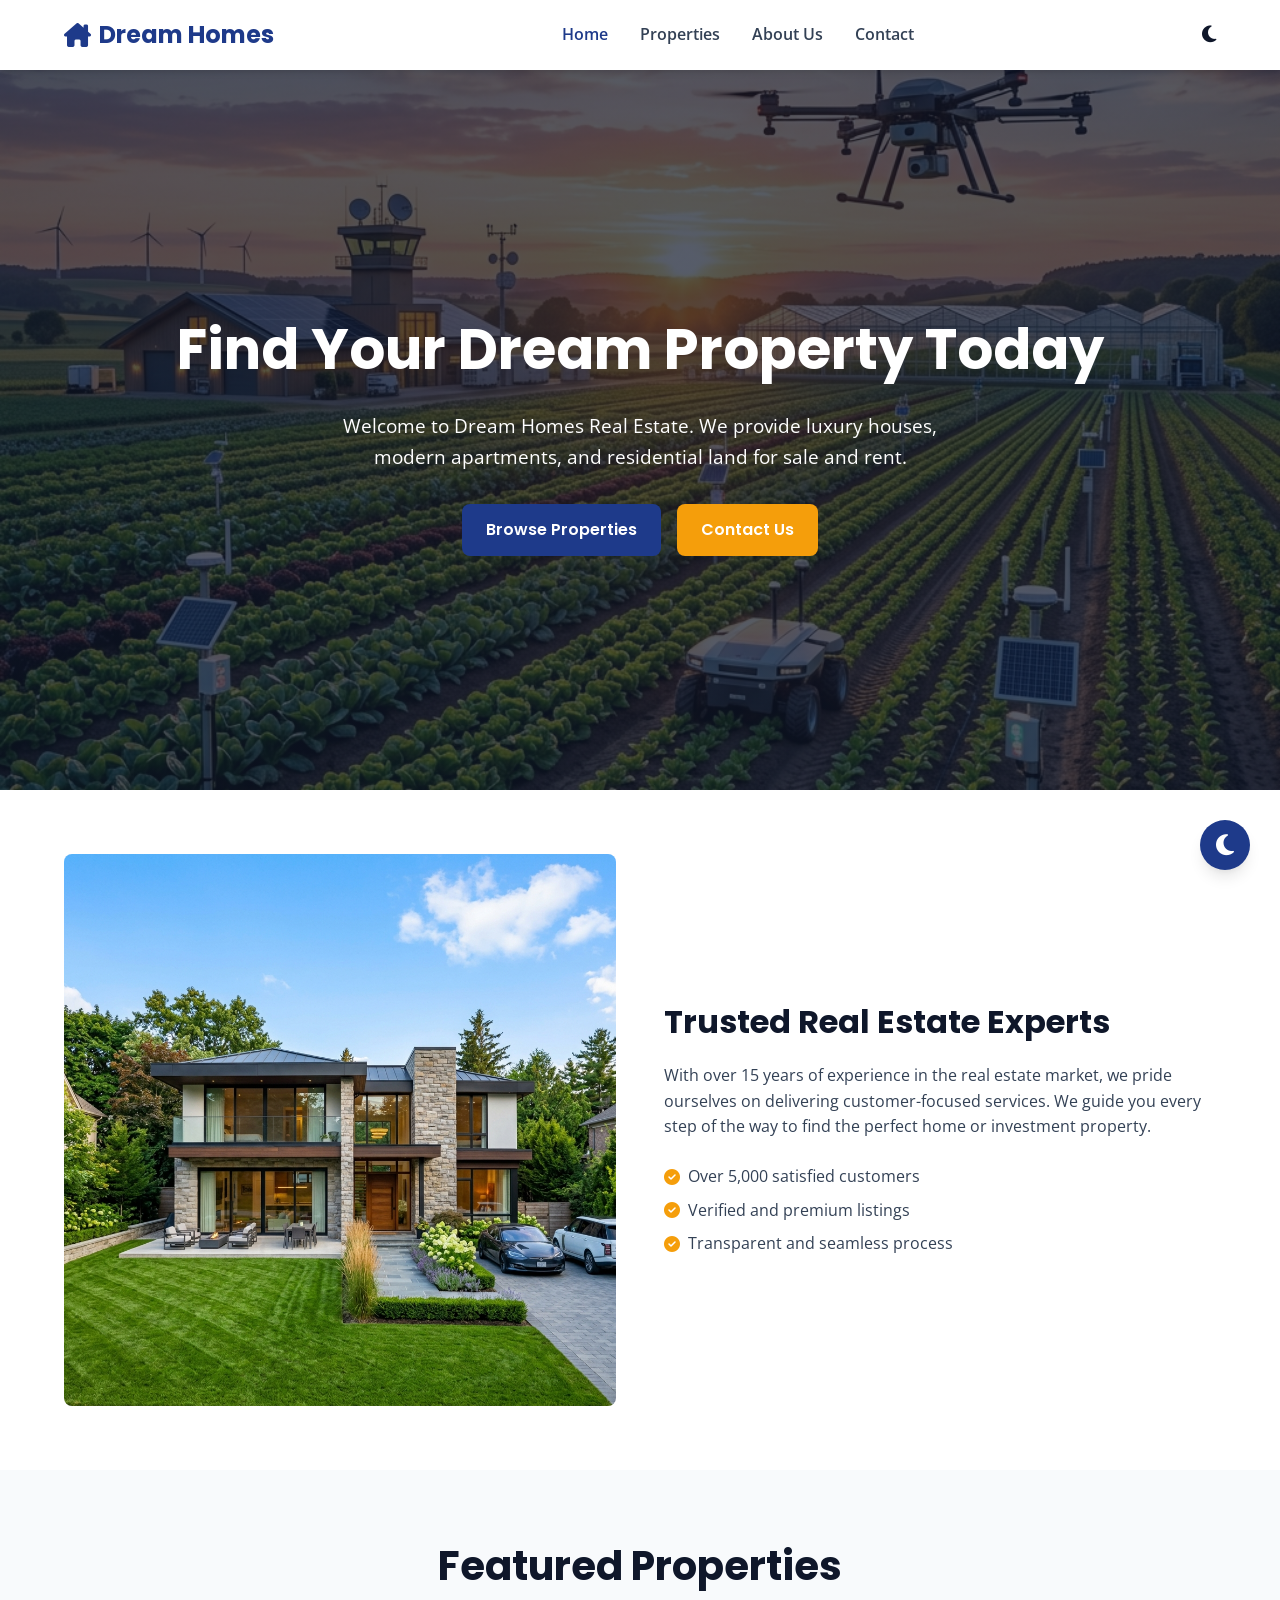
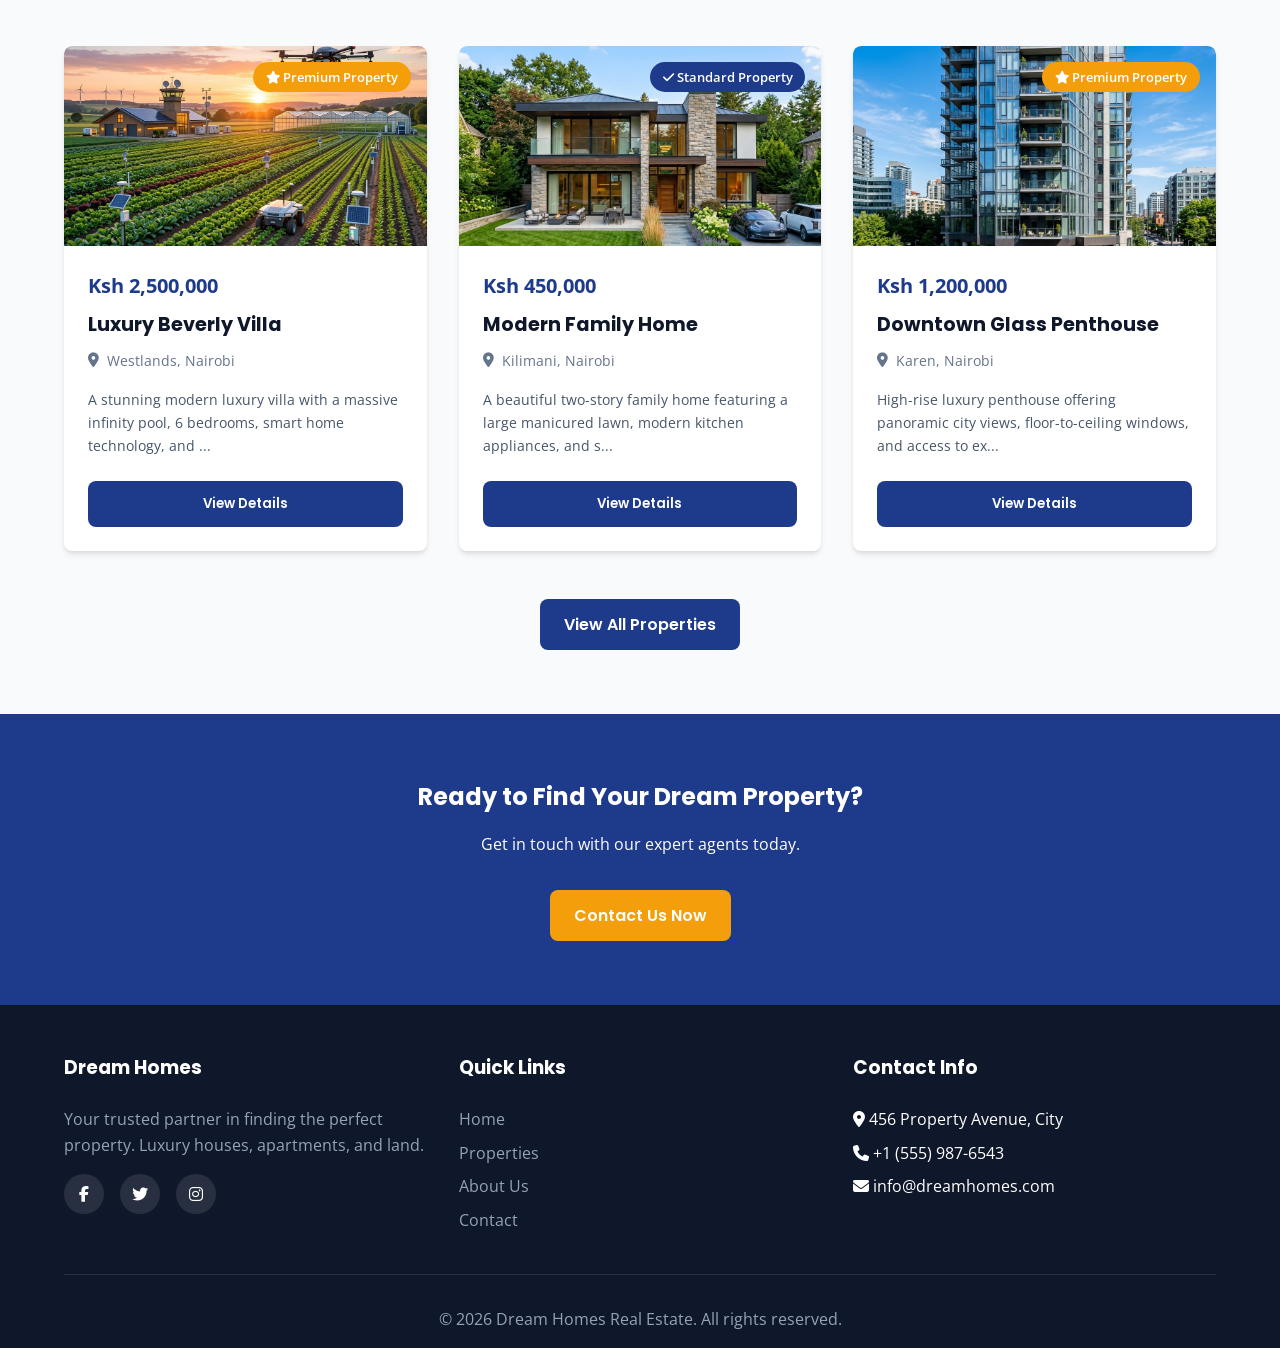
<file: index.html>
<!DOCTYPE html>
<html lang="en">

<head>
    <meta charset="UTF-8">
    <meta name="viewport" content="width=device-width, initial-scale=1.0">
    <title>Dream Homes Real Estate</title>
    <link rel="stylesheet" href="/css/style.css">
</head>

<body>
    <nav class="navbar">
        <div class="container">
            <a href="index.html" class="logo"><i class="fa-solid fa-house-chimney"></i> Dream Homes</a>
            <ul class="nav-links" id="nav-links">
                <li><a href="index.html" class="active">Home</a></li>
                <li><a href="properties.html">Properties</a></li>
                <li><a href="about.html">About Us</a></li>
                <li><a href="contact.html">Contact</a></li>
            </ul>
            <div class="nav-extras">

                <button id="theme-toggle" class="theme-toggle" aria-label="Toggle Theme"><i
                        class="fa-solid fa-moon"></i></button>
            </div>
            <div class="hamburger" id="hamburger">
                <i class="fa-solid fa-bars"></i>
            </div>
        </div>
    </nav>
    <header class="hero">
        <div class="container">
            <h1>Find Your Dream Property Today</h1>
            <p>Welcome to Dream Homes Real Estate. We provide luxury houses, modern apartments, and residential land for
                sale and rent.</p>
            <div class="hero-btns">
                <a href="properties.html" class="btn btn-primary">Browse Properties</a>
                <a href="contact.html" class="btn btn-accent">Contact Us</a>
            </div>
        </div>
    </header>

    <section class="section about-preview">
        <div class="container about-grid">
            <div class="about-img">
                <img src="/images/house1.png" alt="About Dream Homes">
            </div>
            <div class="about-content">
                <h2>Trusted Real Estate Experts</h2>
                <p>With over 15 years of experience in the real estate market, we pride ourselves on delivering
                    customer-focused services. We guide you every step of the way to find the perfect home or investment
                    property.</p>
                <ul>
                    <li><i class="fa-solid fa-check-circle"></i> Over 5,000 satisfied customers</li>
                    <li><i class="fa-solid fa-check-circle"></i> Verified and premium listings</li>
                    <li><i class="fa-solid fa-check-circle"></i> Transparent and seamless process</li>
                </ul>
            </div>
        </div>
    </section>

    <section class="section">
        <div class="container">
            <h2 class="section-title">Featured Properties</h2>
            <div class="properties-grid" id="featured-properties">
                <!-- Populated by JS -->
            </div>
            <div class="text-center" style="margin-top: 3rem;">
                <a href="properties.html" class="btn btn-primary">View All Properties</a>
            </div>
        </div>
    </section>



    <section class="cta">
        <div class="container">
            <h2>Ready to Find Your Dream Property?</h2>
            <p style="margin-bottom: 2rem;">Get in touch with our expert agents today.</p>
            <a href="contact.html" class="btn btn-accent">Contact Us Now</a>
        </div>
    </section>

    <footer>
        <div class="container">
            <div class="footer-grid">
                <div class="footer-col">
                    <h3>Dream Homes</h3>
                    <p>Your trusted partner in finding the perfect property. Luxury houses, apartments, and land.</p>
                    <div class="social-icons">
                        <a href="#"><i class="fa-brands fa-facebook-f"></i></a>
                        <a href="#"><i class="fa-brands fa-twitter"></i></a>
                        <a href="#"><i class="fa-brands fa-instagram"></i></a>
                    </div>
                </div>
                <div class="footer-col">
                    <h3>Quick Links</h3>
                    <ul class="footer-links">
                        <li><a href="index.html">Home</a></li>
                        <li><a href="properties.html">Properties</a></li>
                        <li><a href="about.html">About Us</a></li>
                        <li><a href="contact.html">Contact</a></li>
                    </ul>
                </div>
                <div class="footer-col">
                    <h3>Contact Info</h3>
                    <ul class="footer-links">
                        <li><i class="fa-solid fa-location-dot"></i> 456 Property Avenue, City</li>
                        <li><i class="fa-solid fa-phone"></i> +1 (555) 987-6543</li>
                        <li><i class="fa-solid fa-envelope"></i> info@dreamhomes.com</li>
                    </ul>
                </div>
            </div>
            <p class="copyright">&copy; 2026 Dream Homes Real Estate. All rights reserved.</p>
        </div>
    </footer>

    <button id="floating-theme-toggle" class="floating-theme-toggle" aria-label="Toggle Theme"></button>
    <script src="/js/script.js"></script>
</body>

</html>
</file>
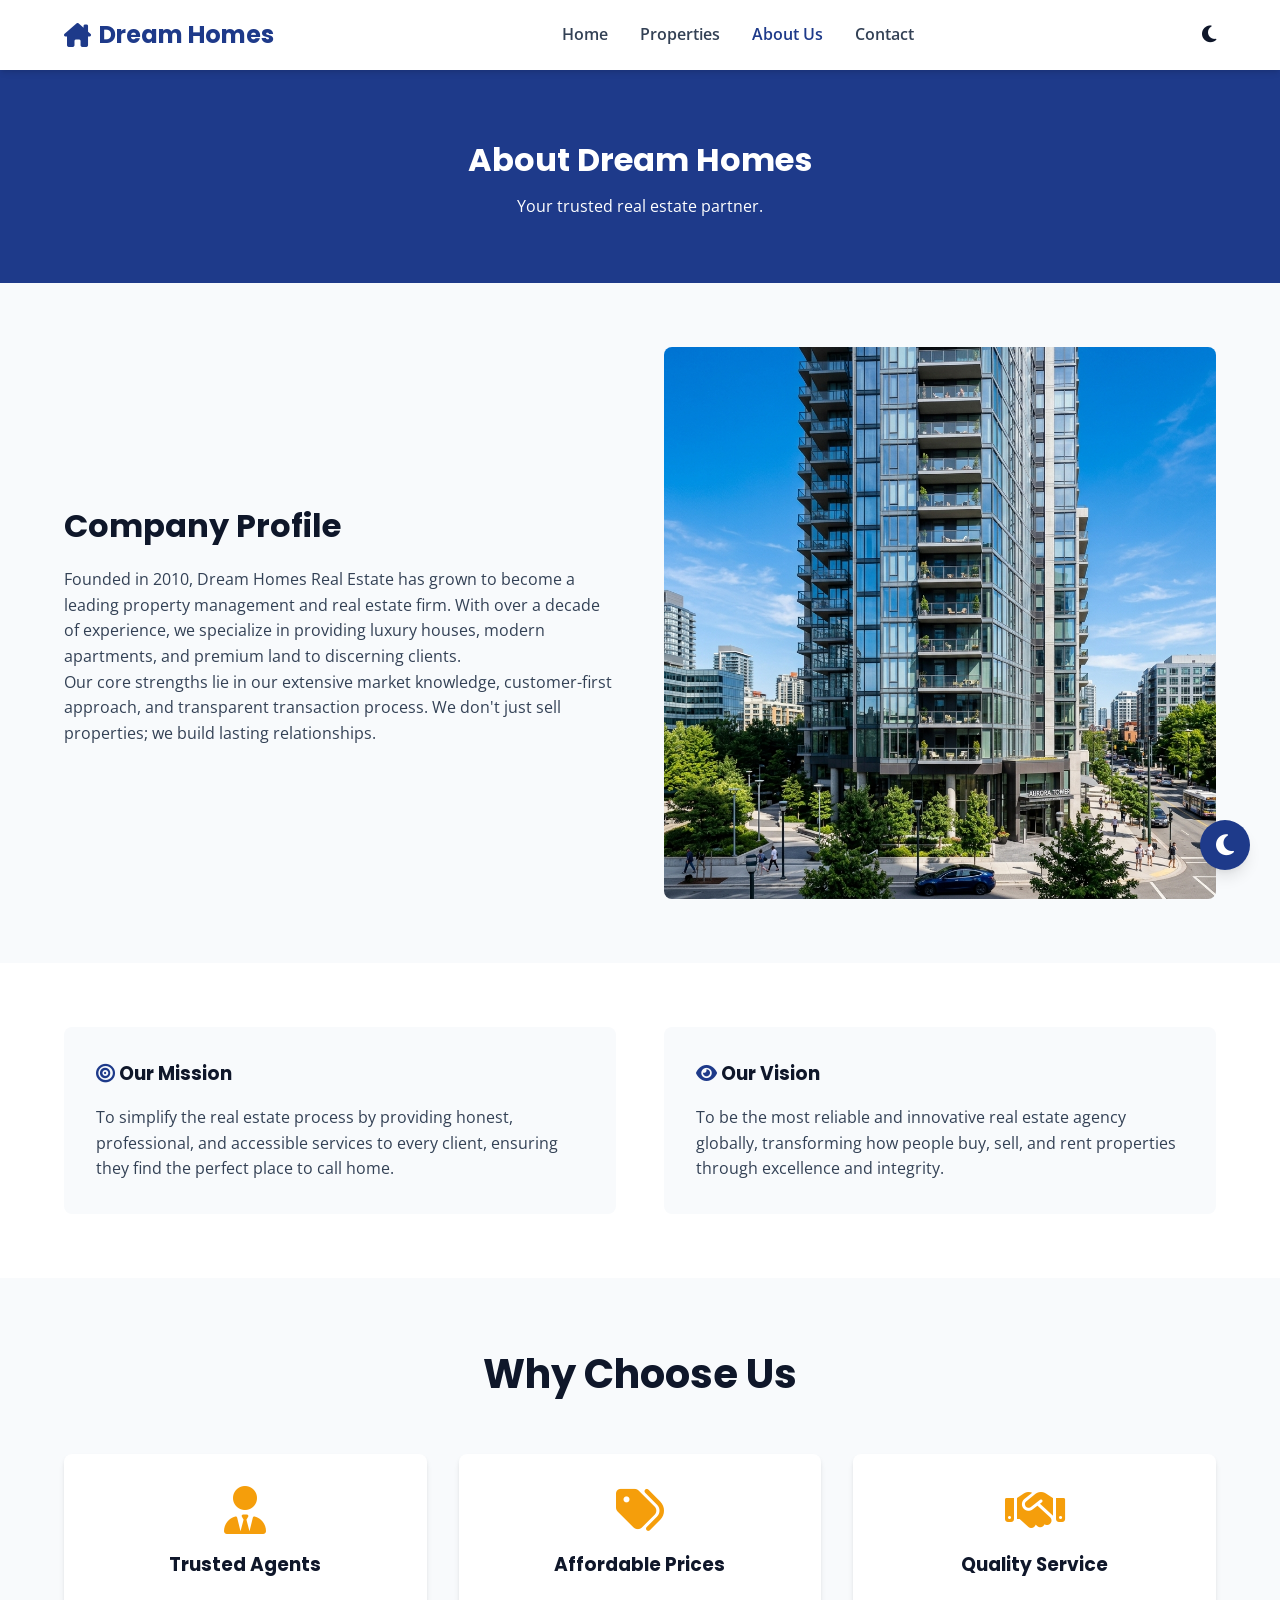
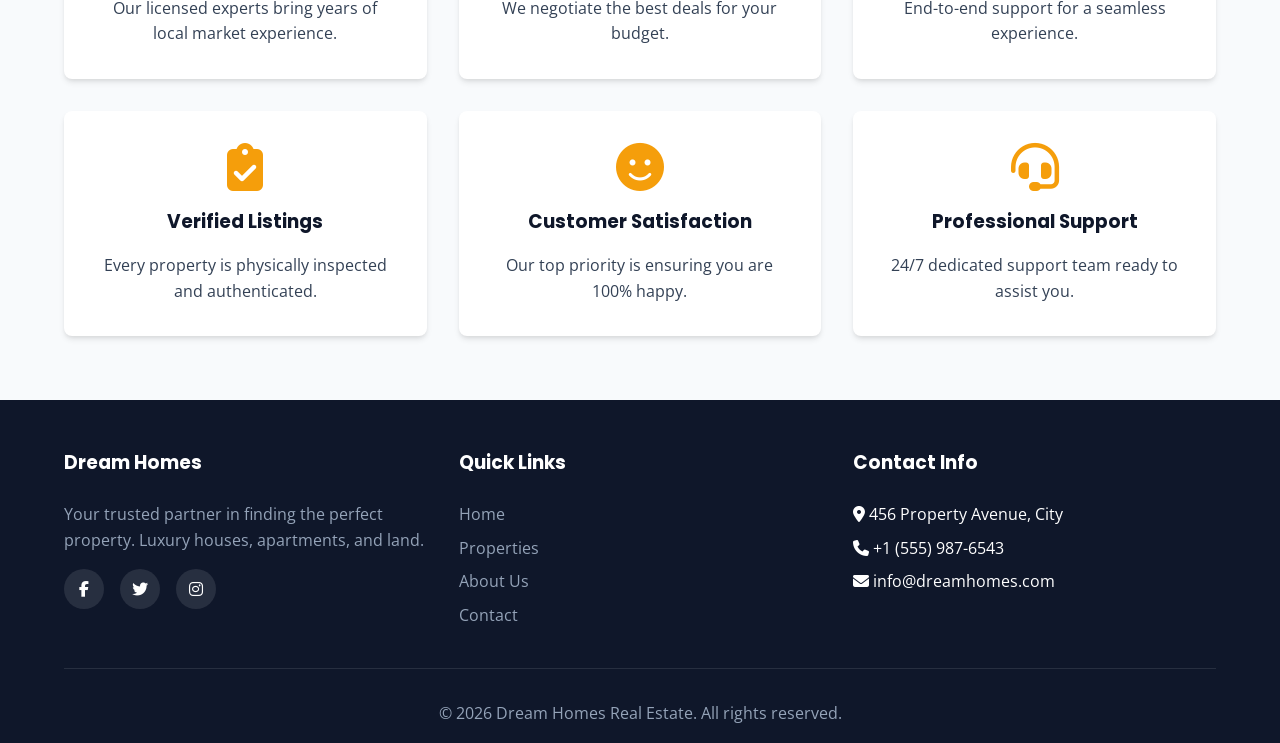
<file: about.html>
<!DOCTYPE html>
<html lang="en">
<head>
    <meta charset="UTF-8">
    <meta name="viewport" content="width=device-width, initial-scale=1.0">
    <title>About Us | Dream Homes Real Estate</title>
    <link rel="stylesheet" href="/css/style.css">
</head>
<body>
    <nav class="navbar">
        <div class="container">
            <a href="index.html" class="logo"><i class="fa-solid fa-house-chimney"></i> Dream Homes</a>
            <ul class="nav-links" id="nav-links">
                <li><a href="index.html">Home</a></li>
                <li><a href="properties.html">Properties</a></li>
                <li><a href="about.html" class="active">About Us</a></li>
                <li><a href="contact.html">Contact</a></li>
            </ul>
            <div class="nav-extras">

                <button id="theme-toggle" class="theme-toggle" aria-label="Toggle Theme"><i class="fa-solid fa-moon"></i></button>
            </div>
            <div class="hamburger" id="hamburger">
                <i class="fa-solid fa-bars"></i>
            </div>
        </div>
    </nav>

    <header class="page-header">
        <div class="container">
            <h1>About Dream Homes</h1>
            <p>Your trusted real estate partner.</p>
        </div>
    </header>

    <section class="section">
        <div class="container about-grid">
            <div class="about-content">
                <h2>Company Profile</h2>
                <p>Founded in 2010, Dream Homes Real Estate has grown to become a leading property management and real estate firm. With over a decade of experience, we specialize in providing luxury houses, modern apartments, and premium land to discerning clients.</p>
                <p>Our core strengths lie in our extensive market knowledge, customer-first approach, and transparent transaction process. We don't just sell properties; we build lasting relationships.</p>
            </div>
            <div class="about-img">
                <img src="/images/apartment1.png" alt="Company Office">
            </div>
        </div>
    </section>

    <section class="section" style="background: var(--white);">
        <div class="container">
            <div class="about-grid">
                <div class="about-card" style="padding: 2rem; background: var(--bg-color); border-radius: var(--radius);">
                    <h3><i class="fa-solid fa-bullseye" style="color: var(--primary-color);"></i> Our Mission</h3>
                    <p>To simplify the real estate process by providing honest, professional, and accessible services to every client, ensuring they find the perfect place to call home.</p>
                </div>
                <div class="about-card" style="padding: 2rem; background: var(--bg-color); border-radius: var(--radius);">
                    <h3><i class="fa-solid fa-eye" style="color: var(--primary-color);"></i> Our Vision</h3>
                    <p>To be the most reliable and innovative real estate agency globally, transforming how people buy, sell, and rent properties through excellence and integrity.</p>
                </div>
            </div>
        </div>
    </section>

    <section class="section">
        <div class="container">
            <h2 class="section-title">Why Choose Us</h2>
            <div class="properties-grid">
                <div class="property-card" style="text-align: center; padding: 2rem;">
                    <i class="fa-solid fa-user-tie" style="font-size: 3rem; color: var(--accent-color); margin-bottom: 1rem;"></i>
                    <h3>Trusted Agents</h3>
                    <p>Our licensed experts bring years of local market experience.</p>
                </div>
                <div class="property-card" style="text-align: center; padding: 2rem;">
                    <i class="fa-solid fa-tags" style="font-size: 3rem; color: var(--accent-color); margin-bottom: 1rem;"></i>
                    <h3>Affordable Prices</h3>
                    <p>We negotiate the best deals for your budget.</p>
                </div>
                <div class="property-card" style="text-align: center; padding: 2rem;">
                    <i class="fa-solid fa-handshake" style="font-size: 3rem; color: var(--accent-color); margin-bottom: 1rem;"></i>
                    <h3>Quality Service</h3>
                    <p>End-to-end support for a seamless experience.</p>
                </div>
                <div class="property-card" style="text-align: center; padding: 2rem;">
                    <i class="fa-solid fa-clipboard-check" style="font-size: 3rem; color: var(--accent-color); margin-bottom: 1rem;"></i>
                    <h3>Verified Listings</h3>
                    <p>Every property is physically inspected and authenticated.</p>
                </div>
                <div class="property-card" style="text-align: center; padding: 2rem;">
                    <i class="fa-solid fa-face-smile" style="font-size: 3rem; color: var(--accent-color); margin-bottom: 1rem;"></i>
                    <h3>Customer Satisfaction</h3>
                    <p>Our top priority is ensuring you are 100% happy.</p>
                </div>
                <div class="property-card" style="text-align: center; padding: 2rem;">
                    <i class="fa-solid fa-headset" style="font-size: 3rem; color: var(--accent-color); margin-bottom: 1rem;"></i>
                    <h3>Professional Support</h3>
                    <p>24/7 dedicated support team ready to assist you.</p>
                </div>
            </div>
        </div>
    </section>

    <footer>
        <div class="container">
            <div class="footer-grid">
                <div class="footer-col">
                    <h3>Dream Homes</h3>
                    <p>Your trusted partner in finding the perfect property. Luxury houses, apartments, and land.</p>
                    <div class="social-icons">
                        <a href="#"><i class="fa-brands fa-facebook-f"></i></a>
                        <a href="#"><i class="fa-brands fa-twitter"></i></a>
                        <a href="#"><i class="fa-brands fa-instagram"></i></a>
                    </div>
                </div>
                <div class="footer-col">
                    <h3>Quick Links</h3>
                    <ul class="footer-links">
                        <li><a href="index.html">Home</a></li>
                        <li><a href="properties.html">Properties</a></li>
                        <li><a href="about.html">About Us</a></li>
                        <li><a href="contact.html">Contact</a></li>
                    </ul>
                </div>
                <div class="footer-col">
                    <h3>Contact Info</h3>
                    <ul class="footer-links">
                        <li><i class="fa-solid fa-location-dot"></i> 456 Property Avenue, City</li>
                        <li><i class="fa-solid fa-phone"></i> +1 (555) 987-6543</li>
                        <li><i class="fa-solid fa-envelope"></i> info@dreamhomes.com</li>
                    </ul>
                </div>
            </div>
            <p class="copyright">&copy; 2026 Dream Homes Real Estate. All rights reserved.</p>
        </div>
    </footer>

    <button id="floating-theme-toggle" class="floating-theme-toggle" aria-label="Toggle Theme"></button>
    <script src="/js/script.js"></script>
</body>
</html>
</file>
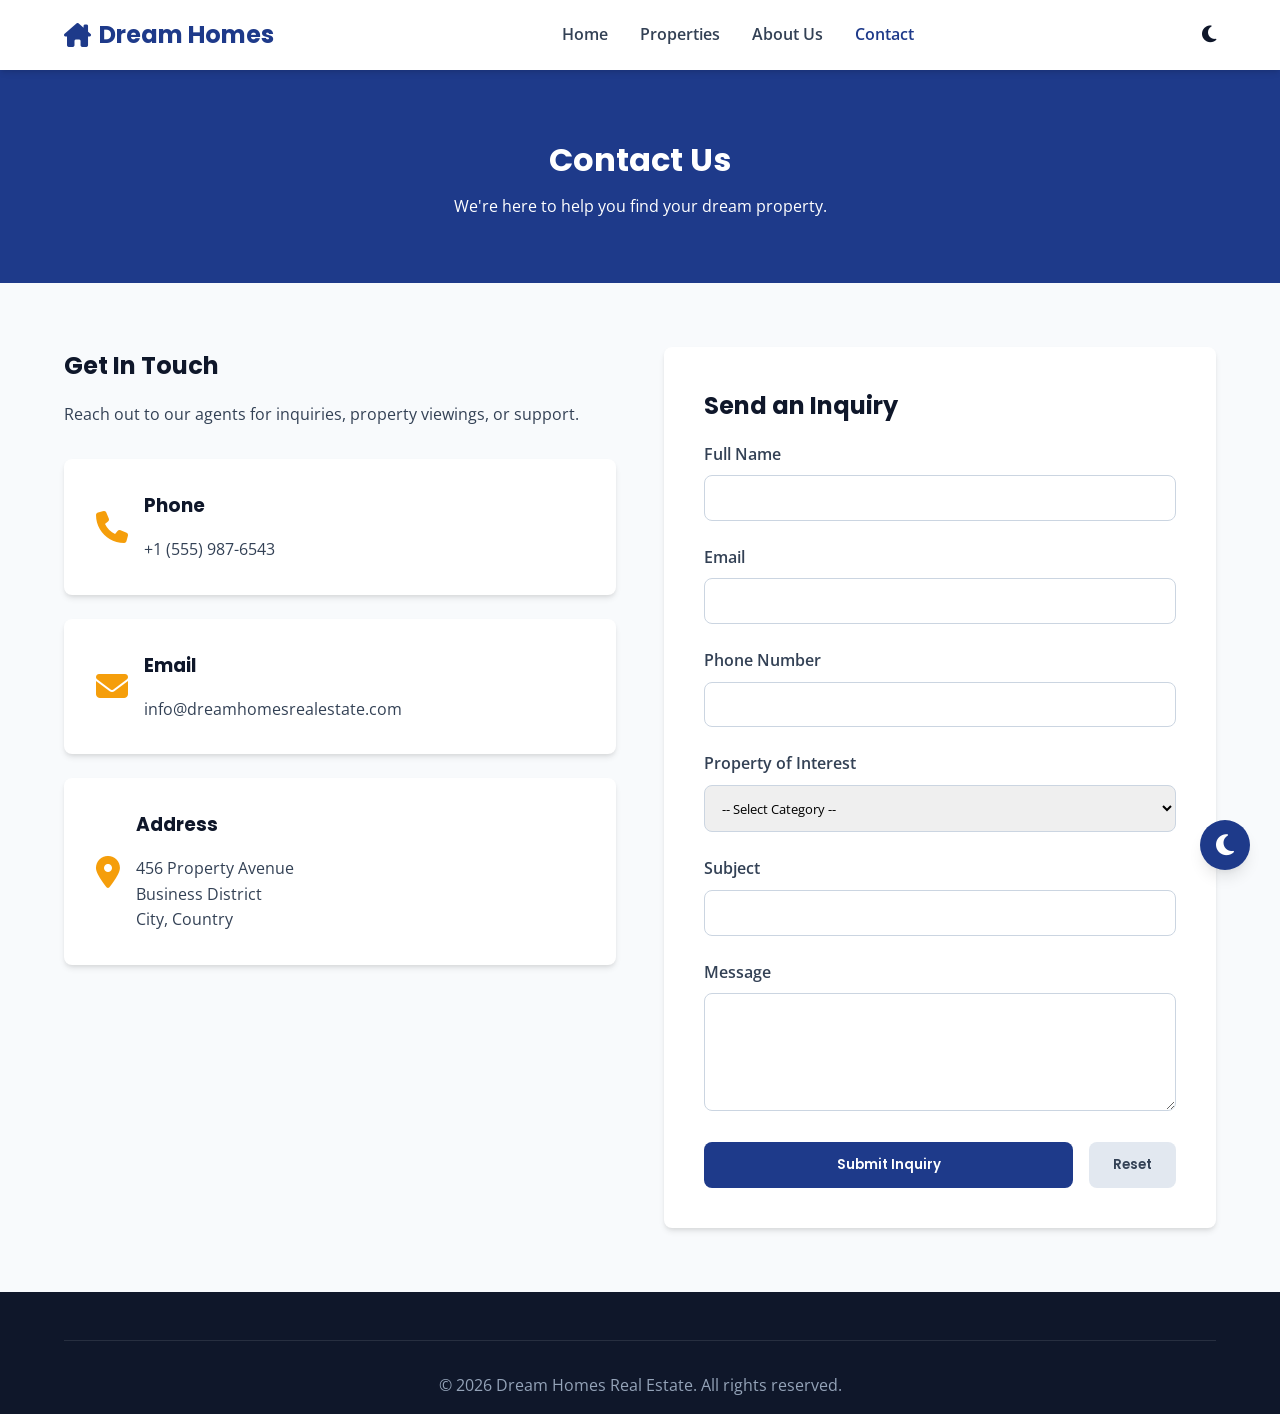
<file: contact.html>
<!DOCTYPE html>
<html lang="en">
<head>
    <meta charset="UTF-8">
    <meta name="viewport" content="width=device-width, initial-scale=1.0">
    <title>Contact Us | Dream Homes Real Estate</title>
    <link rel="stylesheet" href="/css/style.css">
</head>
<body>
    <nav class="navbar">
        <div class="container">
            <a href="index.html" class="logo"><i class="fa-solid fa-house-chimney"></i> Dream Homes</a>
            <ul class="nav-links" id="nav-links">
                <li><a href="index.html">Home</a></li>
                <li><a href="properties.html">Properties</a></li>
                <li><a href="about.html">About Us</a></li>
                <li><a href="contact.html" class="active">Contact</a></li>
            </ul>
            <div class="nav-extras">

                <button id="theme-toggle" class="theme-toggle" aria-label="Toggle Theme"><i class="fa-solid fa-moon"></i></button>
            </div>
            <div class="hamburger" id="hamburger">
                <i class="fa-solid fa-bars"></i>
            </div>
        </div>
    </nav>

    <header class="page-header">
        <div class="container">
            <h1>Contact Us</h1>
            <p>We're here to help you find your dream property.</p>
        </div>
    </header>

    <section class="section">
        <div class="container contact-grid">
            
            <div class="contact-details">
                <h2>Get In Touch</h2>
                <p style="margin-bottom: 2rem;">Reach out to our agents for inquiries, property viewings, or support.</p>
                
                <div class="contact-info-card">
                    <i class="fa-solid fa-phone"></i>
                    <div>
                        <h3>Phone</h3>
                        <p>+1 (555) 987-6543</p>
                    </div>
                </div>
                <div class="contact-info-card">
                    <i class="fa-solid fa-envelope"></i>
                    <div>
                        <h3>Email</h3>
                        <p><a href="mailto:info@dreamhomesrealestate.com">info@dreamhomesrealestate.com</a></p>
                    </div>
                </div>
                <div class="contact-info-card">
                    <i class="fa-solid fa-location-dot"></i>
                    <div>
                        <h3>Address</h3>
                        <p>456 Property Avenue<br>Business District<br>City, Country</p>
                    </div>
                </div>
            </div>

            <div class="contact-form-container" style="background: var(--white); padding: 2.5rem; border-radius: var(--radius); box-shadow: var(--shadow);">
                <h2>Send an Inquiry</h2>
                <div id="form-message" style="display: none; padding: 1rem; margin-bottom: 1rem; border-radius: var(--radius); background: #dcfce7; color: #166534;"></div>
                
                <form id="contact-form">
                    <div class="form-group">
                        <label for="fullName">Full Name</label>
                        <input type="text" id="fullName" class="form-control" required>
                    </div>
                    <div class="form-group">
                        <label for="email">Email</label>
                        <input type="email" id="email" class="form-control" required>
                    </div>
                    <div class="form-group">
                        <label for="phone">Phone Number</label>
                        <input type="tel" id="phone" class="form-control" required>
                    </div>
                    <div class="form-group">
                        <label for="propertyInterest">Property of Interest</label>
                        <select id="propertyInterest" class="form-control" required>
                            <option value="">-- Select Category --</option>
                            <option value="House">House</option>
                            <option value="Apartment">Apartment</option>
                            <option value="Land">Land</option>
                        </select>
                    </div>
                    <div class="form-group">
                        <label for="subject">Subject</label>
                        <input type="text" id="subject" class="form-control" required>
                    </div>
                    <div class="form-group">
                        <label for="message">Message</label>
                        <textarea id="message" class="form-control" rows="5" required></textarea>
                    </div>
                    <div style="display: flex; gap: 1rem;">
                        <button type="submit" class="btn btn-primary" style="flex: 1;">Submit Inquiry</button>
                        <button type="reset" class="btn" style="background: #e2e8f0; color: #334155;">Reset</button>
                    </div>
                </form>
            </div>

        </div>
    </section>

    <footer>
        <div class="container">
            <p class="copyright">&copy; 2026 Dream Homes Real Estate. All rights reserved.</p>
        </div>
    </footer>

    <button id="floating-theme-toggle" class="floating-theme-toggle" aria-label="Toggle Theme"></button>
    <script src="/js/script.js"></script>
</body>
</html>
</file>
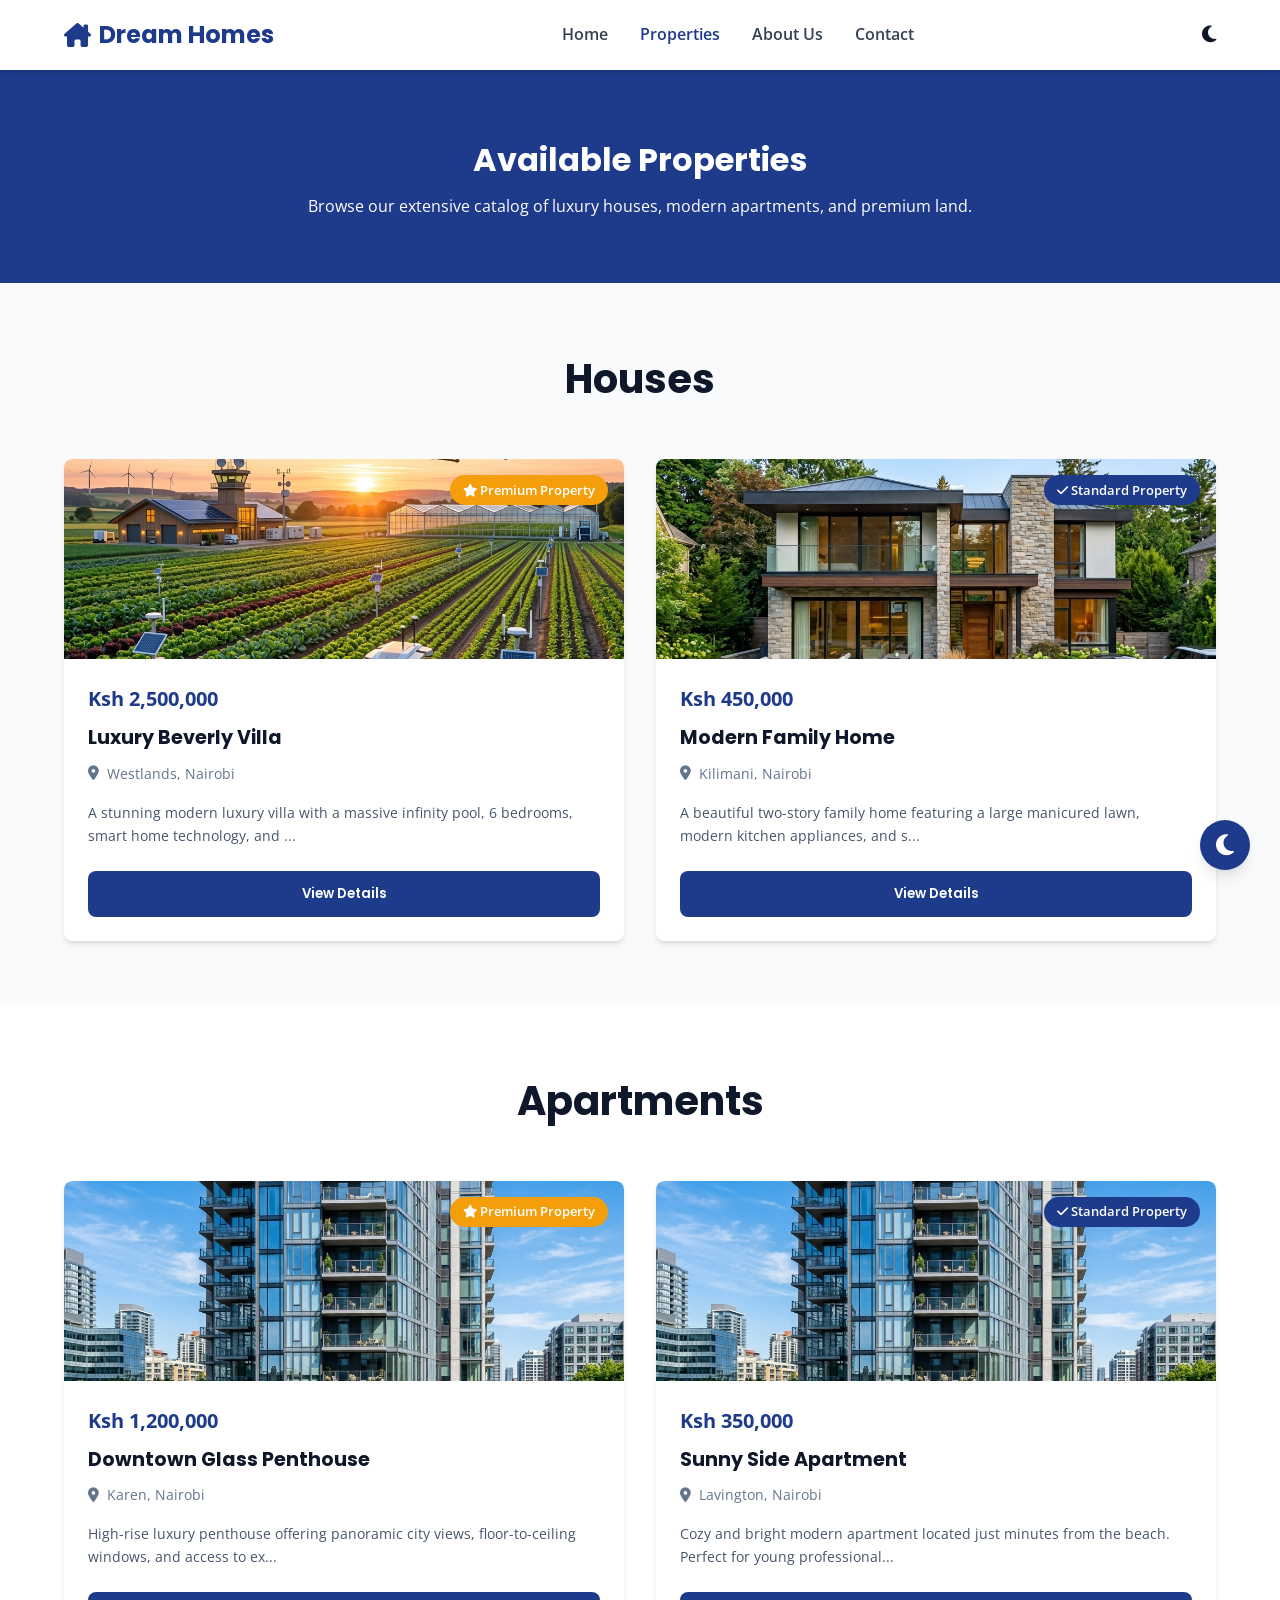
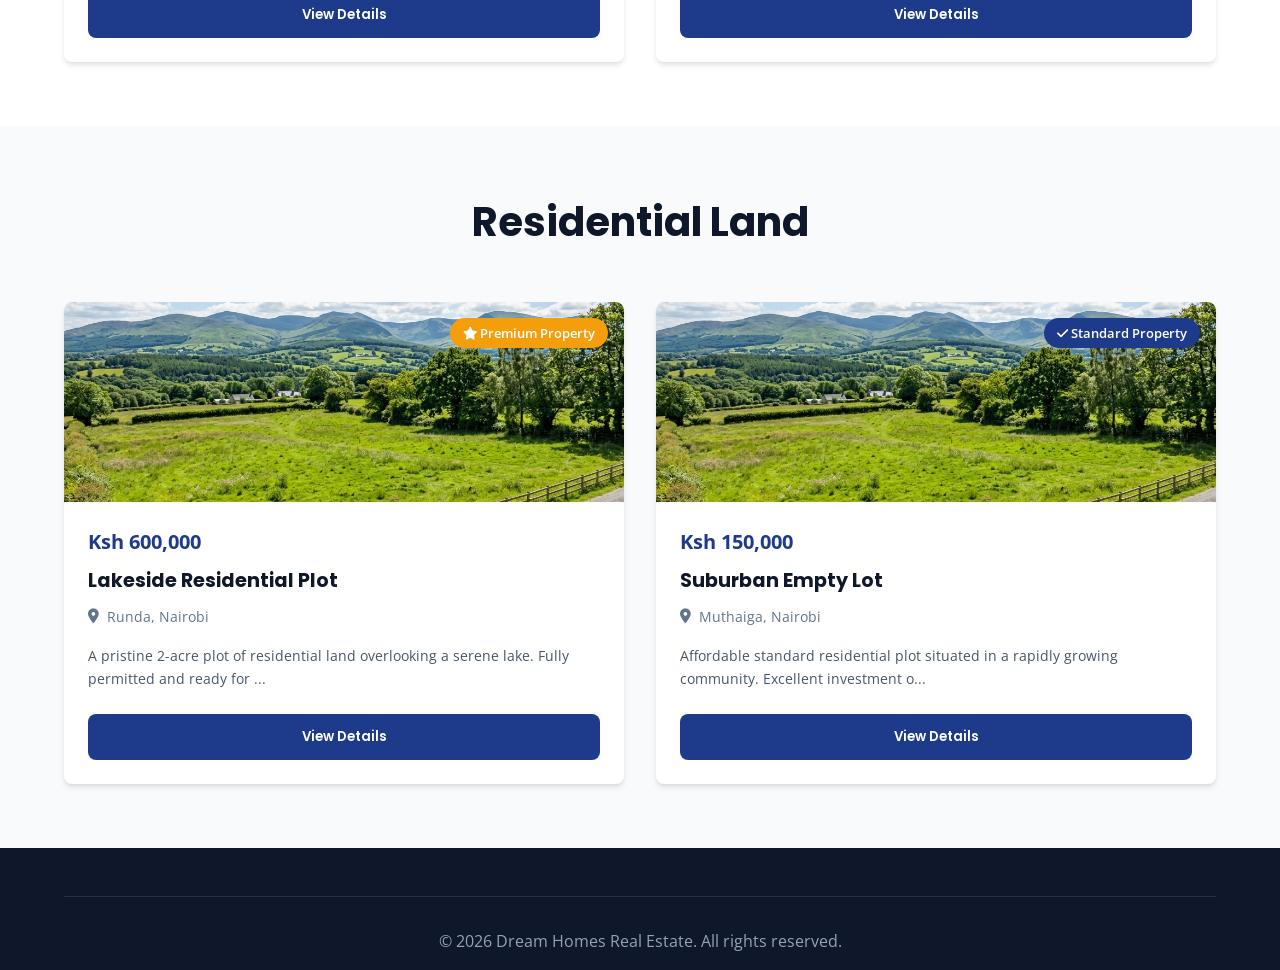
<file: properties.html>
<!DOCTYPE html>
<html lang="en">
<head>
    <meta charset="UTF-8">
    <meta name="viewport" content="width=device-width, initial-scale=1.0">
    <title>Properties | Dream Homes Real Estate</title>
    <link rel="stylesheet" href="/css/style.css">
</head>
<body>
    <nav class="navbar">
        <div class="container">
            <a href="index.html" class="logo"><i class="fa-solid fa-house-chimney"></i> Dream Homes</a>
            <ul class="nav-links" id="nav-links">
                <li><a href="index.html">Home</a></li>
                <li><a href="properties.html" class="active">Properties</a></li>
                <li><a href="about.html">About Us</a></li>
                <li><a href="contact.html">Contact</a></li>
            </ul>
            <div class="nav-extras">

                <button id="theme-toggle" class="theme-toggle" aria-label="Toggle Theme"><i class="fa-solid fa-moon"></i></button>
            </div>
            <div class="hamburger" id="hamburger">
                <i class="fa-solid fa-bars"></i>
            </div>
        </div>
    </nav>

    <header class="page-header">
        <div class="container">
            <h1>Available Properties</h1>
            <p>Browse our extensive catalog of luxury houses, modern apartments, and premium land.</p>
        </div>
    </header>

    <section class="section">
        <div class="container">
            <h2 class="section-title">Houses</h2>
            <div class="properties-grid" id="houses-grid">
                <!-- Dynamically populated by JS -->
            </div>
        </div>
    </section>

    <section class="section" style="background: var(--white);">
        <div class="container">
            <h2 class="section-title">Apartments</h2>
            <div class="properties-grid" id="apartments-grid">
                <!-- Dynamically populated by JS -->
            </div>
        </div>
    </section>

    <section class="section">
        <div class="container">
            <h2 class="section-title">Residential Land</h2>
            <div class="properties-grid" id="land-grid">
                <!-- Dynamically populated by JS -->
            </div>
        </div>
    </section>

    <footer>
        <div class="container">
            <p class="copyright">&copy; 2026 Dream Homes Real Estate. All rights reserved.</p>
        </div>
    </footer>

    <button id="floating-theme-toggle" class="floating-theme-toggle" aria-label="Toggle Theme"></button>
    <script src="/js/script.js"></script>
</body>
</html>
</file>
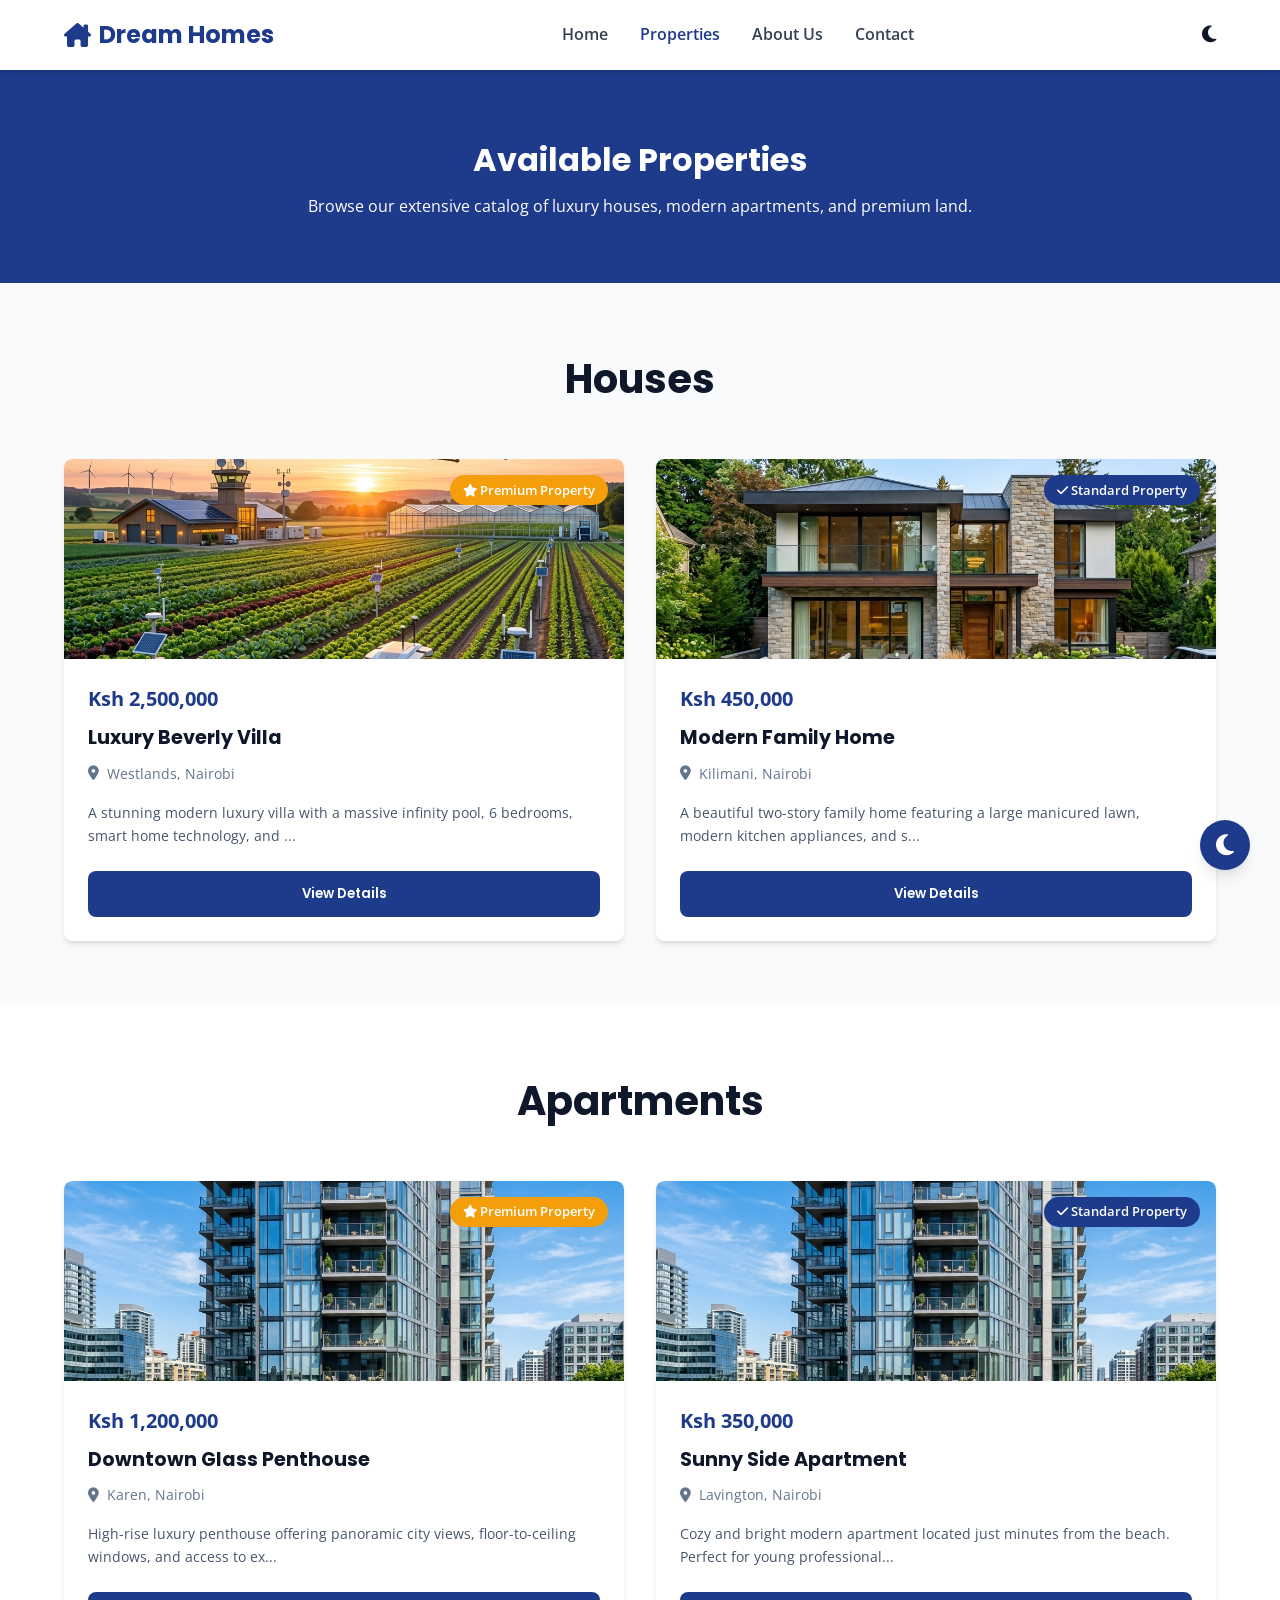
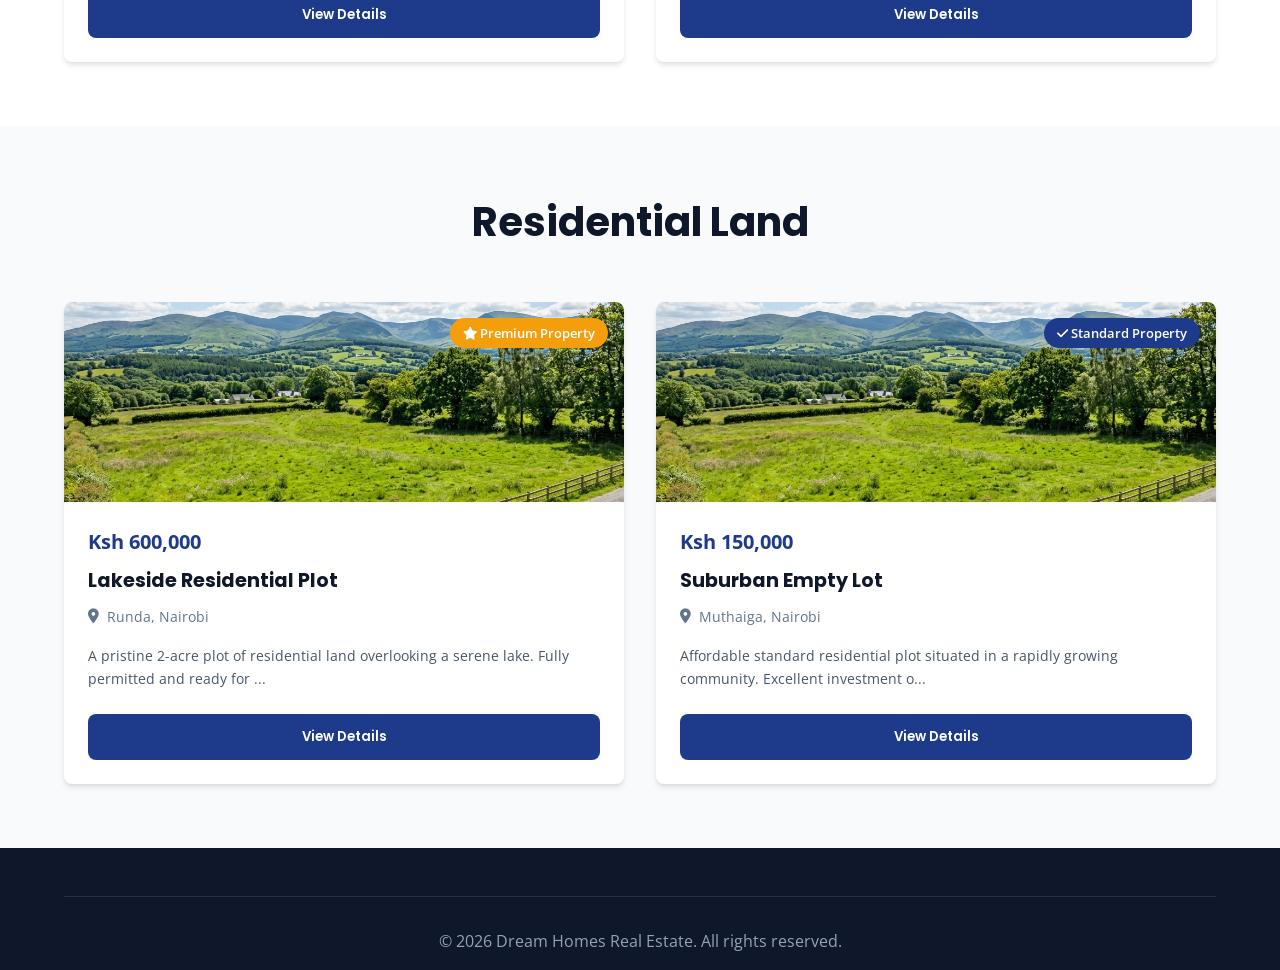
<file: property-details.html>
<!DOCTYPE html>
<html lang="en">
<head>
    <meta charset="UTF-8">
    <meta name="viewport" content="width=device-width, initial-scale=1.0">
    <title>Property Details | Dream Homes</title>
    <link rel="stylesheet" href="/css/style.css">
</head>
<body>
    <nav class="navbar">
        <div class="container">
            <a href="index.html" class="logo"><i class="fa-solid fa-house-chimney"></i> Dream Homes</a>
            <ul class="nav-links" id="nav-links">
                <li><a href="index.html">Home</a></li>
                <li><a href="properties.html" class="active">Properties</a></li>
                <li><a href="about.html">About Us</a></li>
                <li><a href="contact.html">Contact</a></li>
            </ul>
            <div class="nav-extras">

                <button id="theme-toggle" class="theme-toggle" aria-label="Toggle Theme"><i class="fa-solid fa-moon"></i></button>
            </div>
            <div class="hamburger" id="hamburger">
                <i class="fa-solid fa-bars"></i>
            </div>
        </div>
    </nav>

    <header class="page-header" style="padding: 2rem 0;">
        <div class="container">
            <a href="properties.html" style="color: var(--white);"><i class="fa-solid fa-arrow-left"></i> Back to Properties</a>
        </div>
    </header>

    <section class="section">
        <div class="container details-container">
            
            <div class="details-main">
                <img src="" alt="Property Image" id="detail-img" class="main-img" style="border-radius: var(--radius);">
                <div style="background: var(--white); padding: 2rem; border-radius: var(--radius); box-shadow: var(--shadow); margin-top: 2rem;">
                    <h2>Description</h2>
                    <p id="detail-desc" style="margin-top: 1rem; color: #475569;"></p>
                    
                    <h3 style="margin-top: 2rem;">Amenities</h3>
                    <ul class="amenities-list" id="detail-amenities">
                        <!-- JS populated -->
                    </ul>
                </div>
            </div>

            <aside class="details-sidebar">
                <div class="details-card">
                    <span id="detail-badge" class="property-badge" style="position: static; display: inline-block; margin-bottom: 1rem;"></span>
                    <h1 id="detail-title" style="font-size: 1.8rem; margin-bottom: 0.5rem;">Property Title</h1>
                    <p class="property-location"><i class="fa-solid fa-location-dot"></i> <span id="detail-location">Location</span></p>

                    <div class="details-price" id="detail-price">$0</div>
                    
                    <hr style="border: 0; height: 1px; background: #e2e8f0; margin: 1.5rem 0;">
                    
                    <h3 style="font-size: 1.1rem; margin-bottom: 1rem;">Property Overview</h3>
                    <ul style="color: #475569;">
                        <li style="margin-bottom: 0.8rem; display: flex; justify-content: space-between;"><strong>Type:</strong> <span id="detail-type">Type</span></li>
                        <li style="margin-bottom: 0.8rem; display: flex; justify-content: space-between;"><strong>Size:</strong> <span id="detail-size">0 sqft</span></li>
                        <li style="margin-bottom: 0.8rem; display: flex; justify-content: space-between;"><strong>Bedrooms:</strong> <span id="detail-beds">0</span></li>
                        <li style="margin-bottom: 0.8rem; display: flex; justify-content: space-between;"><strong>Bathrooms:</strong> <span id="detail-baths">0</span></li>
                    </ul>

                    <hr style="border: 0; height: 1px; background: #e2e8f0; margin: 1.5rem 0;">
                    
                    <a href="contact.html" class="btn btn-primary" style="width: 100%; text-align: center;"><i class="fa-solid fa-envelope"></i> Contact Agent</a>
                </div>
            </aside>

        </div>
    </section>

    <footer>
        <div class="container">
            <p class="copyright">&copy; 2026 Dream Homes Real Estate. All rights reserved.</p>
        </div>
    </footer>

    <button id="floating-theme-toggle" class="floating-theme-toggle" aria-label="Toggle Theme"></button>
    <script src="/js/script.js"></script>
</body>
</html>
</file>
<file: css/style.css>
@import url('https://fonts.googleapis.com/css2?family=Open+Sans:wght@400;600&family=Poppins:wght@500;700&display=swap');
@import url('https://cdnjs.cloudflare.com/ajax/libs/font-awesome/6.4.0/css/all.min.css');

:root {
  --primary-color: #1E3A8A;
  --secondary-color: #0F172A;
  --accent-color: #F59E0B;
  --bg-color: #F8FAFC;
  --text-color: #334155;
  --white: #ffffff;
  --shadow: 0 4px 6px -1px rgba(0, 0, 0, 0.1), 0 2px 4px -1px rgba(0, 0, 0, 0.06);
  --shadow-lg: 0 10px 15px -3px rgba(0, 0, 0, 0.1), 0 4px 6px -2px rgba(0, 0, 0, 0.05);
  --radius: 8px;
  --transition: all 0.3s ease;
}

* { margin: 0; padding: 0; box-sizing: border-box; }
html { scroll-behavior: smooth; }
body { font-family: 'Open Sans', sans-serif; color: var(--text-color); background-color: var(--bg-color); line-height: 1.6; }
h1, h2, h3, h4, h5, h6 { font-family: 'Poppins', sans-serif; color: var(--secondary-color); margin-bottom: 1rem; }
a { text-decoration: none; color: inherit; }
ul { list-style: none; }
img { max-width: 100%; height: auto; display: block; border-radius: var(--radius); }

.container { width: 90%; max-width: 1200px; margin: 0 auto; }
.section { padding: 4rem 0; }
.section-title { text-align: center; font-size: 2.5rem; margin-bottom: 3rem; color: var(--secondary-color); }
.text-center { text-align: center; }

.btn { display: inline-block; padding: 0.8rem 1.5rem; border-radius: var(--radius); font-weight: 600; cursor: pointer; transition: var(--transition); border: none; font-family: 'Poppins', sans-serif; }
.btn-primary { background-color: var(--primary-color); color: var(--white); }
.btn-primary:hover { background-color: var(--secondary-color); transform: translateY(-2px); }
.btn-accent { background-color: var(--accent-color); color: var(--white); }
.btn-accent:hover { background-color: #d97706; transform: translateY(-2px); }

/* FLOATING THEME TOGGLE */
.floating-theme-toggle {
    position: fixed;
    bottom: 30px;
    right: 30px;
    width: 50px;
    height: 50px;
    border-radius: 50%;
    background-color: var(--primary-color);
    color: var(--white);
    border: none;
    font-size: 1.5rem;
    cursor: pointer;
    box-shadow: var(--shadow-lg);
    z-index: 9999;
    display: flex;
    align-items: center;
    justify-content: center;
    transition: var(--transition);
}
.floating-theme-toggle:hover {
    transform: scale(1.1);
    background-color: var(--accent-color);
}

/* THEME & WEATHER */
[data-theme="dark"] {
  --primary-color: #3B82F6;
  --secondary-color: #F8FAFC;
  --accent-color: #F59E0B;
  --bg-color: #0F172A;
  --text-color: #E2E8F0;
  --white: #1E293B;
  --shadow: 0 4px 6px -1px rgba(0, 0, 0, 0.5);
  --shadow-lg: 0 10px 15px -3px rgba(0, 0, 0, 0.5);
}
.nav-extras { display: flex; align-items: center; gap: 1rem; }
.theme-toggle { background: none; border: none; color: var(--secondary-color); font-size: 1.2rem; cursor: pointer; transition: var(--transition); }
.theme-toggle:hover { color: var(--primary-color); }
.weather-widget { font-weight: 600; color: var(--secondary-color); font-size: 0.9rem; display: flex; align-items: center; gap: 0.5rem; }

/* NAVBAR */
.navbar { background-color: var(--white); box-shadow: var(--shadow); position: sticky; top: 0; z-index: 1000; padding: 1rem 0; }
.navbar .container { display: flex; justify-content: space-between; align-items: center; }
.logo { font-size: 1.5rem; font-weight: 700; color: var(--primary-color); font-family: 'Poppins', sans-serif; display: flex; align-items: center; gap: 0.5rem; }
.nav-links { display: flex; gap: 2rem; }
.nav-links a { font-weight: 600; transition: var(--transition); }
.nav-links a:hover, .nav-links a.active { color: var(--primary-color); }
.hamburger { display: none; cursor: pointer; font-size: 1.5rem; color: var(--secondary-color); }

/* HERO SECTION */
.hero { height: 80vh; background: linear-gradient(rgba(15, 23, 42, 0.7), rgba(15, 23, 42, 0.7)), url('../images/hero.png') center/cover no-repeat; display: flex; align-items: center; text-align: center; color: var(--white); }
.hero h1 { color: var(--white); font-size: 3.5rem; margin-bottom: 1rem; }
.hero p { font-size: 1.2rem; margin-bottom: 2rem; max-width: 600px; margin-left: auto; margin-right: auto; }
.hero-btns { display: flex; gap: 1rem; justify-content: center; }

/* ABOUT PREVIEW */
.about-preview { background-color: var(--white); }
.about-grid { display: grid; grid-template-columns: 1fr 1fr; gap: 3rem; align-items: center; }
.about-content h2 { font-size: 2rem; }
.about-content ul { margin-top: 1.5rem; }
.about-content li { margin-bottom: 0.5rem; display: flex; align-items: center; gap: 0.5rem; }
.about-content li i { color: var(--accent-color); }

/* PROPERTY CARDS */
.properties-grid { display: grid; grid-template-columns: repeat(auto-fit, minmax(300px, 1fr)); gap: 2rem; }
.property-card { background-color: var(--white); border-radius: var(--radius); overflow: hidden; box-shadow: var(--shadow); transition: var(--transition); position: relative; display: flex; flex-direction: column; }
.property-card:hover { box-shadow: var(--shadow-lg); transform: translateY(-5px); }
.property-img-wrapper { position: relative; }
.property-img { width: 100%; height: 200px; object-fit: cover; border-radius: var(--radius) var(--radius) 0 0; }
.property-badge { position: absolute; top: 1rem; right: 1rem; padding: 0.3rem 0.8rem; border-radius: 20px; font-size: 0.8rem; font-weight: 600; color: var(--white); z-index: 10; }
.badge-premium { background-color: var(--accent-color); }
.badge-standard { background-color: var(--primary-color); }

.property-content { padding: 1.5rem; flex: 1; display: flex; flex-direction: column; }
.property-price { font-size: 1.25rem; color: var(--primary-color); font-weight: 700; margin-bottom: 0.5rem; }
.property-title { font-size: 1.2rem; margin-bottom: 0.5rem; }
.property-location { color: #64748b; margin-bottom: 1rem; display: flex; align-items: center; gap: 0.5rem; font-size: 0.9rem; }
.property-desc { font-size: 0.9rem; color: #475569; margin-bottom: 1.5rem; flex: 1; }
.card-btn { width: 100%; text-align: center; }

/* CTA SECTION */
.cta { background-color: var(--primary-color); color: var(--white); text-align: center; padding: 4rem 0; }
.cta h2 { color: var(--white); margin-bottom: 1rem; }

/* FOOTER */
footer { background-color: var(--secondary-color); color: var(--white); padding: 3rem 0 1rem; }
.footer-grid { display: grid; grid-template-columns: repeat(auto-fit, minmax(250px, 1fr)); gap: 2rem; margin-bottom: 2rem; }
.footer-col h3 { color: var(--white); margin-bottom: 1.5rem; }
.footer-col p { color: #94a3b8; margin-bottom: 0.5rem; }
.footer-links li { margin-bottom: 0.5rem; }
.footer-links a { color: #94a3b8; transition: var(--transition); }
.footer-links a:hover { color: var(--accent-color); }
.social-icons { display: flex; gap: 1rem; margin-top: 1rem; }
.social-icons a { display: inline-flex; align-items: center; justify-content: center; width: 40px; height: 40px; border-radius: 50%; background-color: rgba(255,255,255,0.1); color: var(--white); transition: var(--transition); }
.social-icons a:hover { background-color: var(--accent-color); transform: translateY(-3px); }
.copyright { text-align: center; padding-top: 2rem; border-top: 1px solid rgba(255,255,255,0.1); color: #94a3b8; }

/* DETAILS PAGE */
.details-container { display: grid; grid-template-columns: 2fr 1fr; gap: 2rem; }
.main-img { width: 100%; height: 400px; object-fit: cover; margin-bottom: 1rem; }
.details-card { background: var(--white); padding: 2rem; border-radius: var(--radius); box-shadow: var(--shadow); }
.details-price { font-size: 2rem; color: var(--primary-color); font-weight: 700; margin-bottom: 1rem; }
.amenities-list { display: grid; grid-template-columns: 1fr 1fr; gap: 1rem; margin: 1rem 0; }
.amenities-list li { display: flex; align-items: center; gap: 0.5rem; }

/* ABOUT & CONTACT PAGES */
.page-header { background-color: var(--primary-color); color: var(--white); padding: 4rem 0; text-align: center; }
.page-header h1 { color: var(--white); margin-bottom: 0.5rem; }
.contact-grid { display: grid; grid-template-columns: 1fr 1fr; gap: 3rem; }
.contact-info-card { background: var(--white); padding: 2rem; border-radius: var(--radius); box-shadow: var(--shadow); margin-bottom: 1.5rem; display: flex; align-items: center; gap: 1rem; }
.contact-info-card i { font-size: 2rem; color: var(--accent-color); }
.form-group { margin-bottom: 1.5rem; }
.form-group label { display: block; margin-bottom: 0.5rem; font-weight: 600; }
.form-control { width: 100%; padding: 0.8rem; border: 1px solid #cbd5e1; border-radius: var(--radius); font-family: inherit; }
.form-control:focus { outline: none; border-color: var(--primary-color); }

/* RESPONSIVE */
@media (max-width: 768px) {
  .nav-links { display: none; position: absolute; top: 100%; left: 0; width: 100%; background-color: var(--white); flex-direction: column; padding: 1rem 0; box-shadow: var(--shadow); }
  .nav-links.active { display: flex; }
  .nav-links li { text-align: center; }
  .hamburger { display: block; }
  .hero h1 { font-size: 2.5rem; }
  .about-grid, .details-container, .contact-grid { grid-template-columns: 1fr; }
}
</file>
